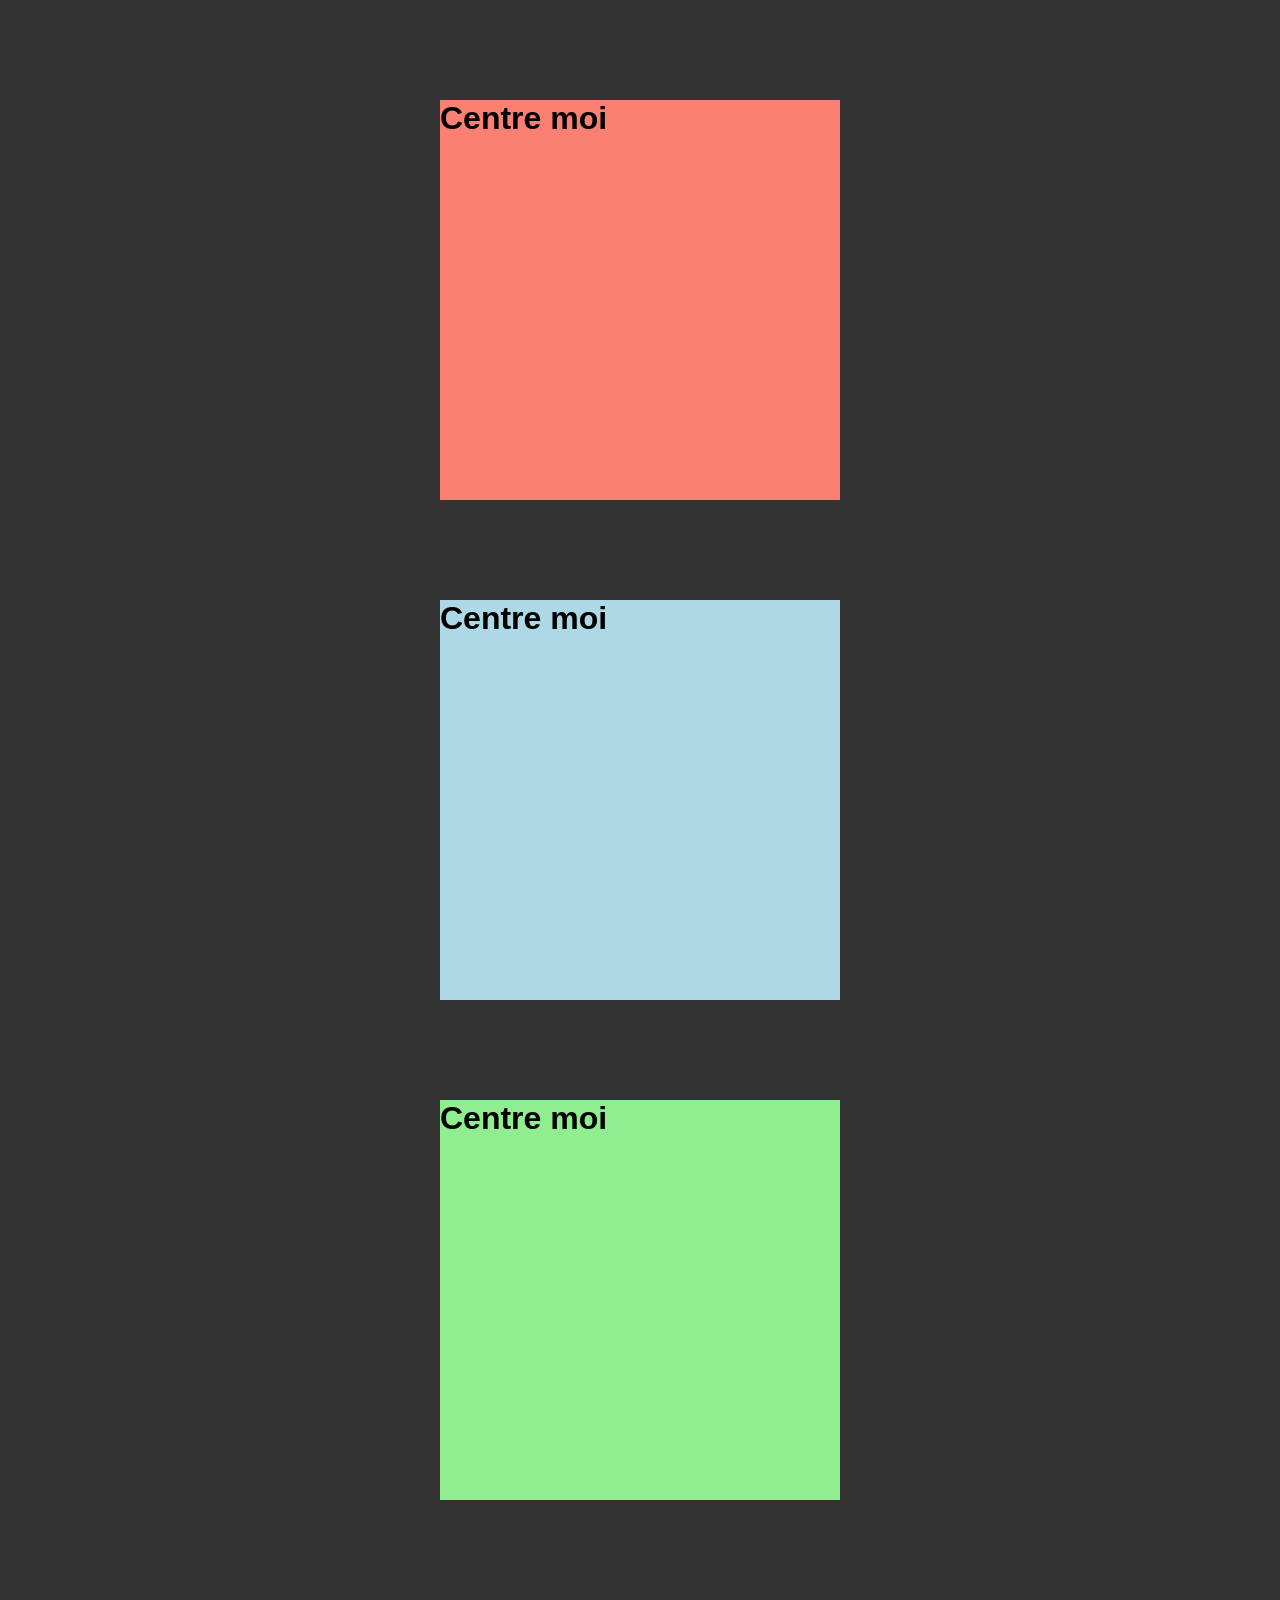
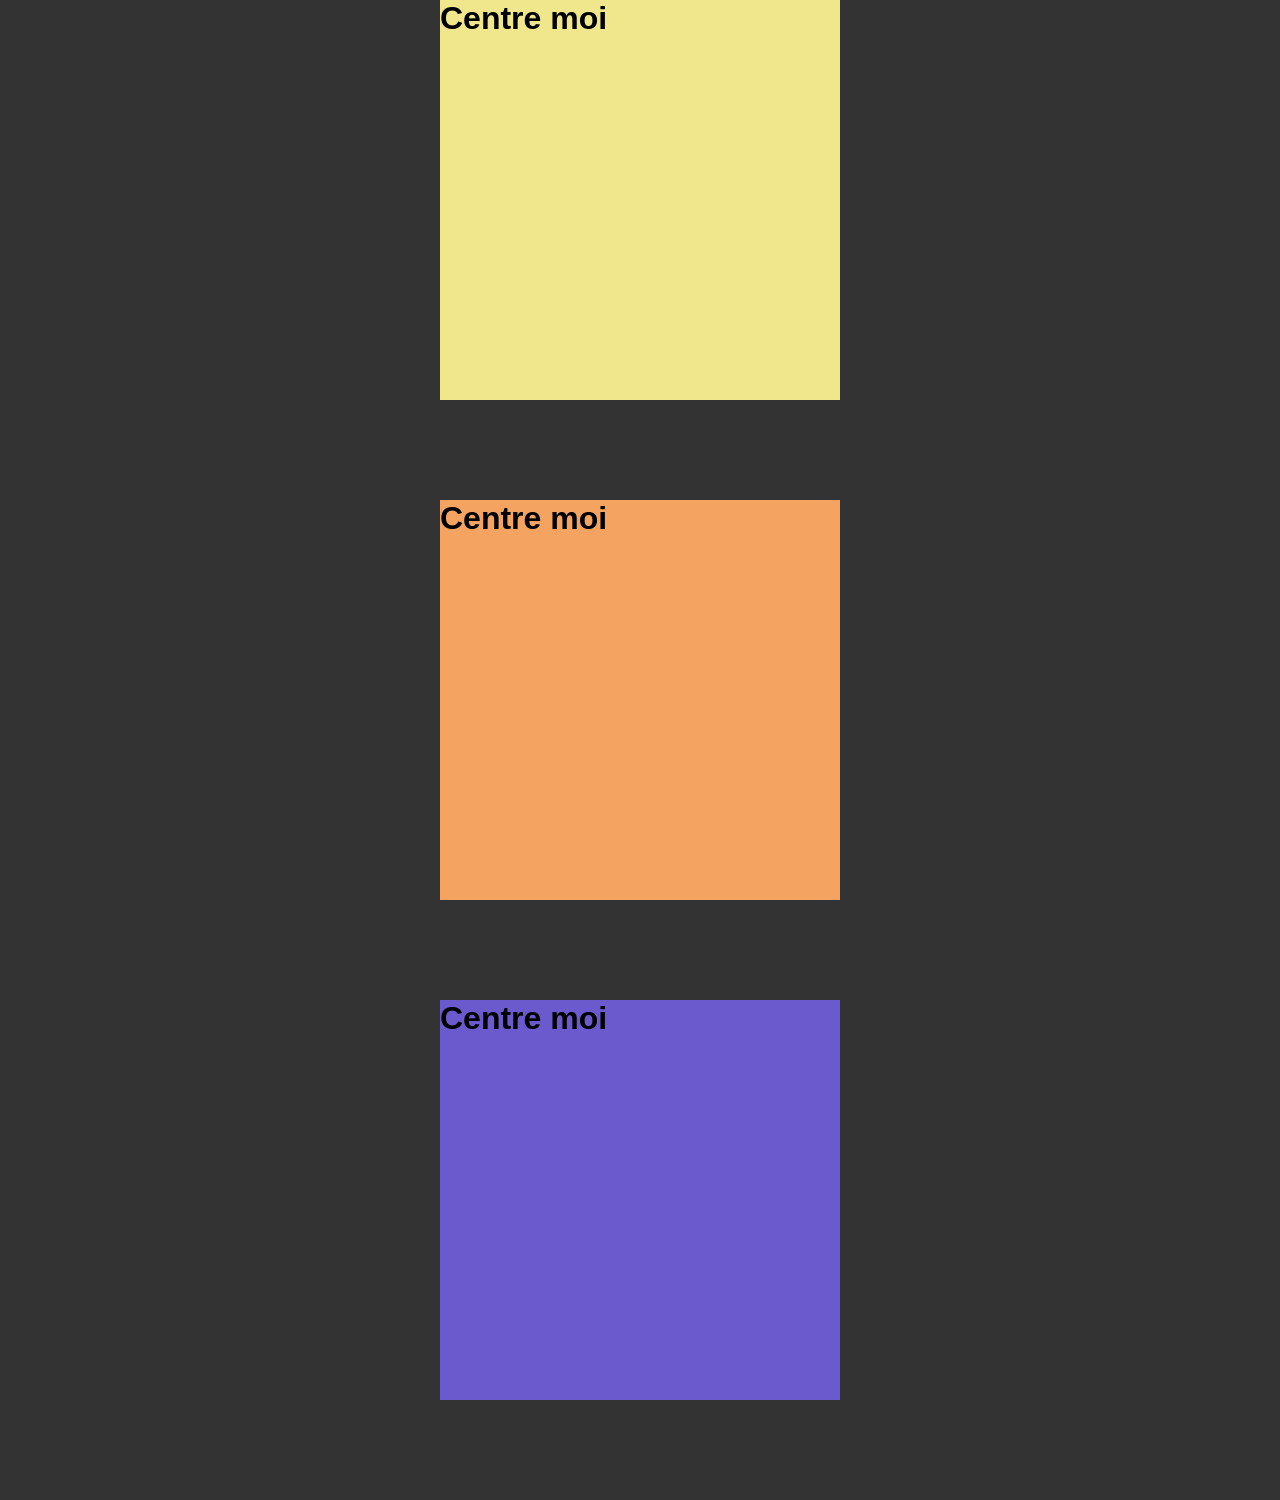
<file: Départ 30 Exercices CSS/1. Alignement/index.html>
<!DOCTYPE html>
<html lang="fr">
  <head>
    <meta charset="UTF-8" />
    <meta http-equiv="X-UA-Compatible" content="IE=edge" />
    <meta name="viewport" content="width=device-width, initial-scale=1.0" />
    <title>Alignement</title>
    <link rel="stylesheet" href="style.css" />
  </head>
  <body>
    
    <div class="container c1">
      <h1>Centre moi</h1>
    </div>
    <div class="container c2">
      <h1>Centre moi</h1>
    </div>  
    <div class="container c3">
      <h1>Centre moi</h1>
    </div> 
    <div class="container c4">
      <h1>Centre moi</h1>
    </div>  
    <div class="container c5">
      <h1>Centre moi</h1>
    </div>
    <div class="container c6">
      <h1>Centre moi</h1>
    </div>

    

  </body>
</html>
</file>
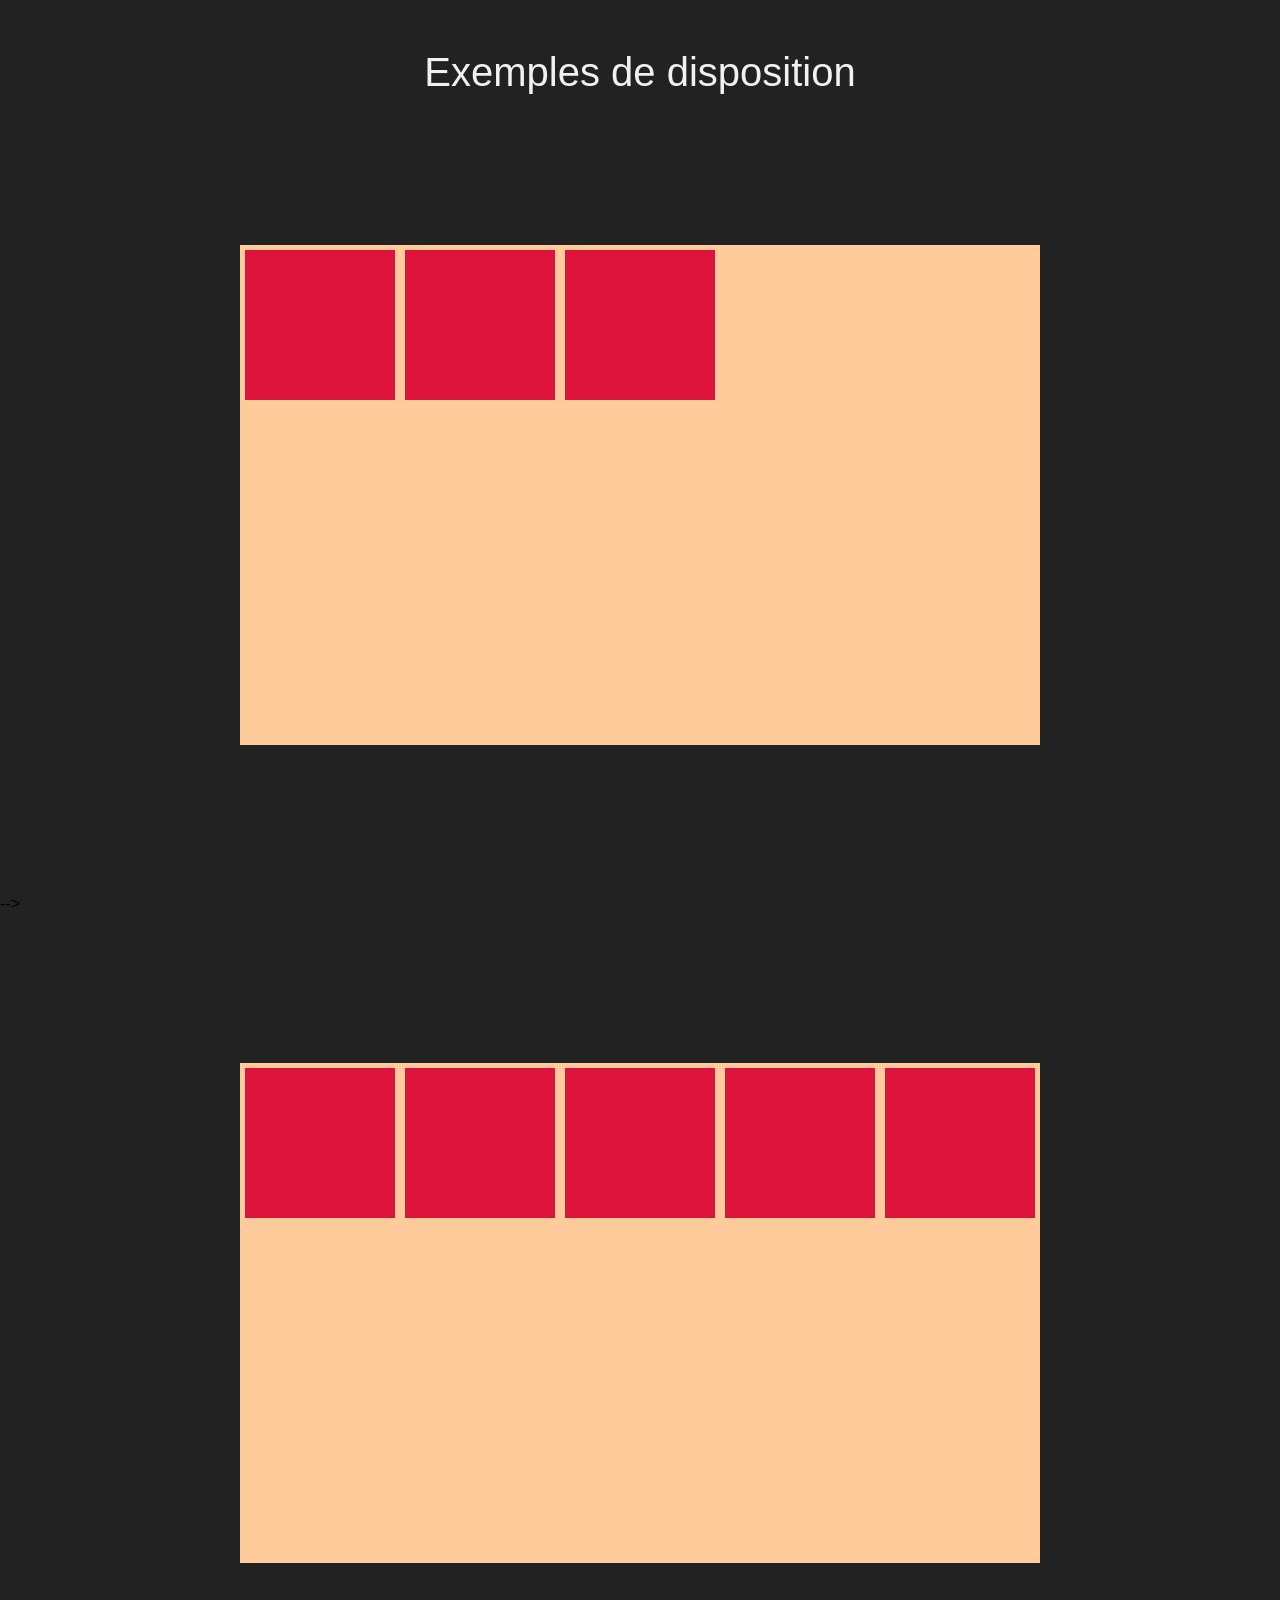
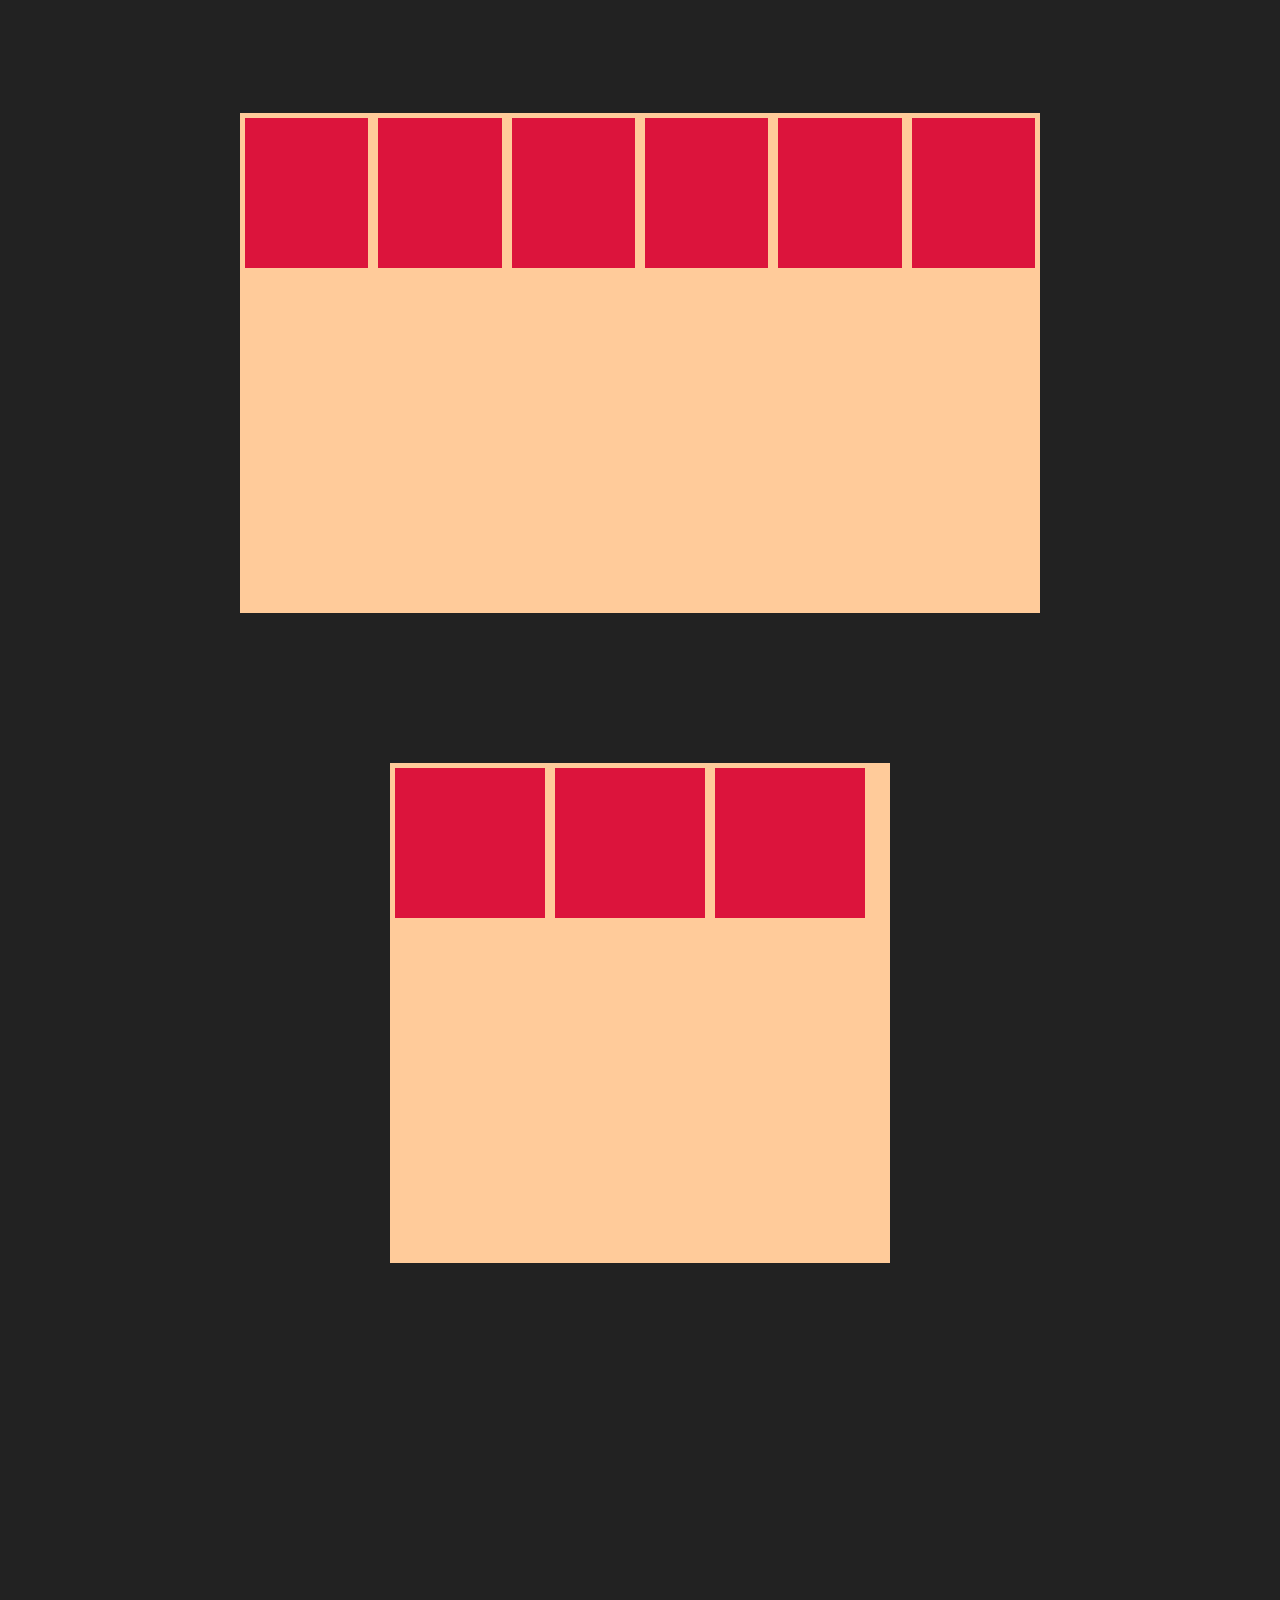
<file: Départ 30 Exercices CSS/15. Flex Time/index.html>
<!DOCTYPE html>
<html lang="fr">
  <head>
    <meta charset="UTF-8" />
    <meta http-equiv="X-UA-Compatible" content="IE=edge" />
    <meta name="viewport" content="width=device-width, initial-scale=1.0" />
    <title>Flex Time</title>
    <link rel="stylesheet" href="style.css" />
  </head>
  <body>
   

    <!-- Exemples disposition -->
  
    <section class="section-flex">
  
      <p class="info-section">Exemples de disposition</p>

      <!-- Exemple #1 -->
  
       <div class="container-flex containerA">
          <div class="item-flex  a1"></div>
          <div class="item-flex  a2"></div>
          <div class="item-flex  a3"></div>
      </div> -->
  
      <!-- Exemple #2 -->
   
      <div class="container-flex containerB">
          <div class="item-flex  b1"></div>
          <div class="item-flex  b2"></div>
          <div class="item-flex  b3"></div>
          <div class="item-flex  b4"></div>
          <div class="item-flex  b5"></div>
      </div>
  
      <!-- Exemple #3 -->
  
      <div class="container-flex containerC">
          <div class="item-flex  c1"></div>
          <div class="item-flex  c2"></div>
          <div class="item-flex  c3"></div>
          <div class="item-flex  c4"></div>
          <div class="item-flex  c5"></div>
          <div class="item-flex  c6"></div>
      </div>
  
  
      <!-- Exemple #4 -->
  
      <div class="container-flex containerD">
          <div class="item-flex  d1"></div>
          <div class="item-flex  d2"></div>
          <div class="item-flex  d3"></div>
      </div>
      
    </section>
      

  </body>
</html>
</file>
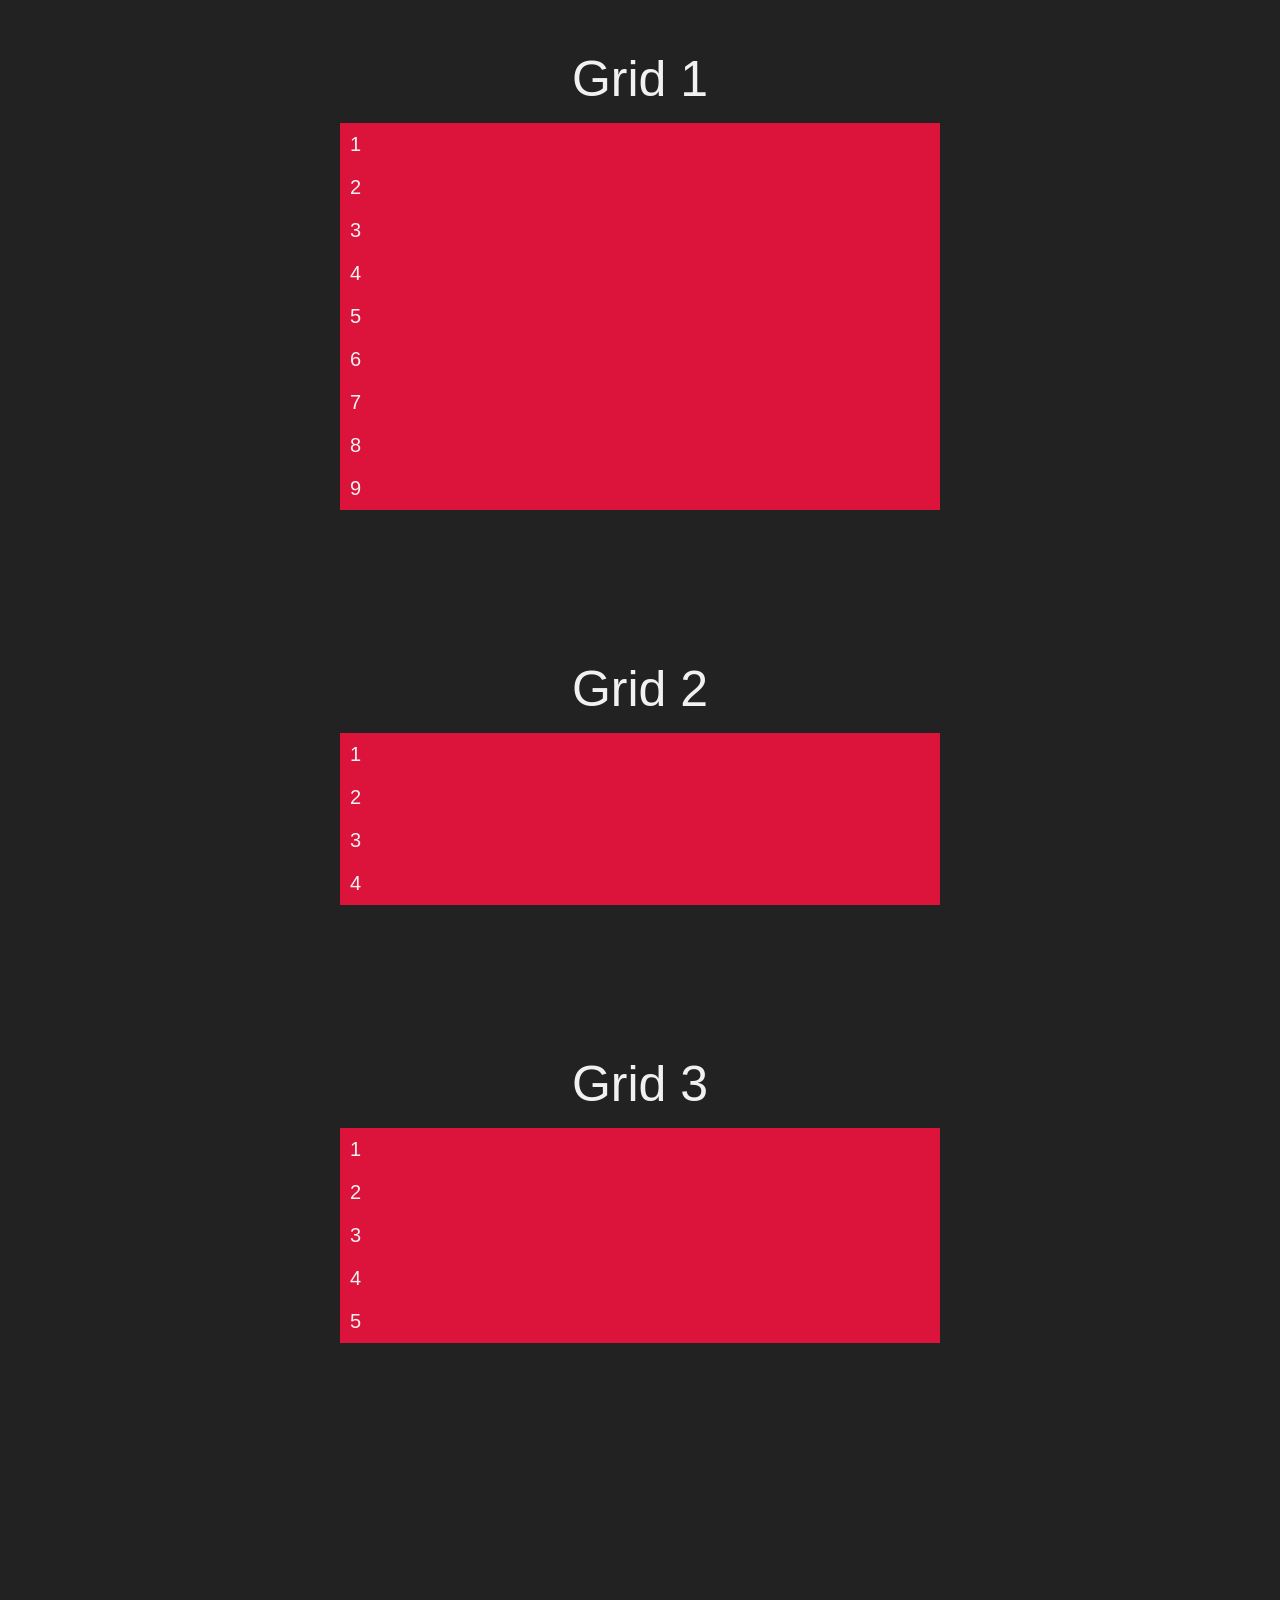
<file: Départ 30 Exercices CSS/16. Grid Time/index.html>
<!DOCTYPE html>
<html lang="fr">
  <head>
    <meta charset="UTF-8" />
    <meta http-equiv="X-UA-Compatible" content="IE=edge" />
    <meta name="viewport" content="width=device-width, initial-scale=1.0" />
    <title>Grid Time</title>
    <link rel="stylesheet" href="style.css" />
  </head>
  <body>



    <!-- Grid 1 -->

    
     <p>Grid 1</p> 

    <div class="container grid1">
      <div class="box">1</div>
      <div class="box">2</div>
      <div class="box">3</div>
      <div class="box">4</div>
      <div class="box">5</div>
      <div class="box">6</div>
      <div class="box">7</div> 
      <div class="box">8</div> 
      <div class="box">9</div> 
    </div> 




    <!-- Grid 2 -->
    

   <p>Grid 2</p> 

     <div class="container grid2">
      <div class="box b1">1</div>
      <div class="box b2">2</div>
      <div class="box b3">3</div>
      <div class="box b4">4</div>
    </div>  






    <p>Grid 3</p>

    <div class="container grid3">
      <div class="box b1">1</div>
      <div class="box b2">2</div>
      <div class="box b3">3</div>
      <div class="box b4">4</div>
      <div class="box b5">5</div>
    </div>




  </body>
</html>
</file>
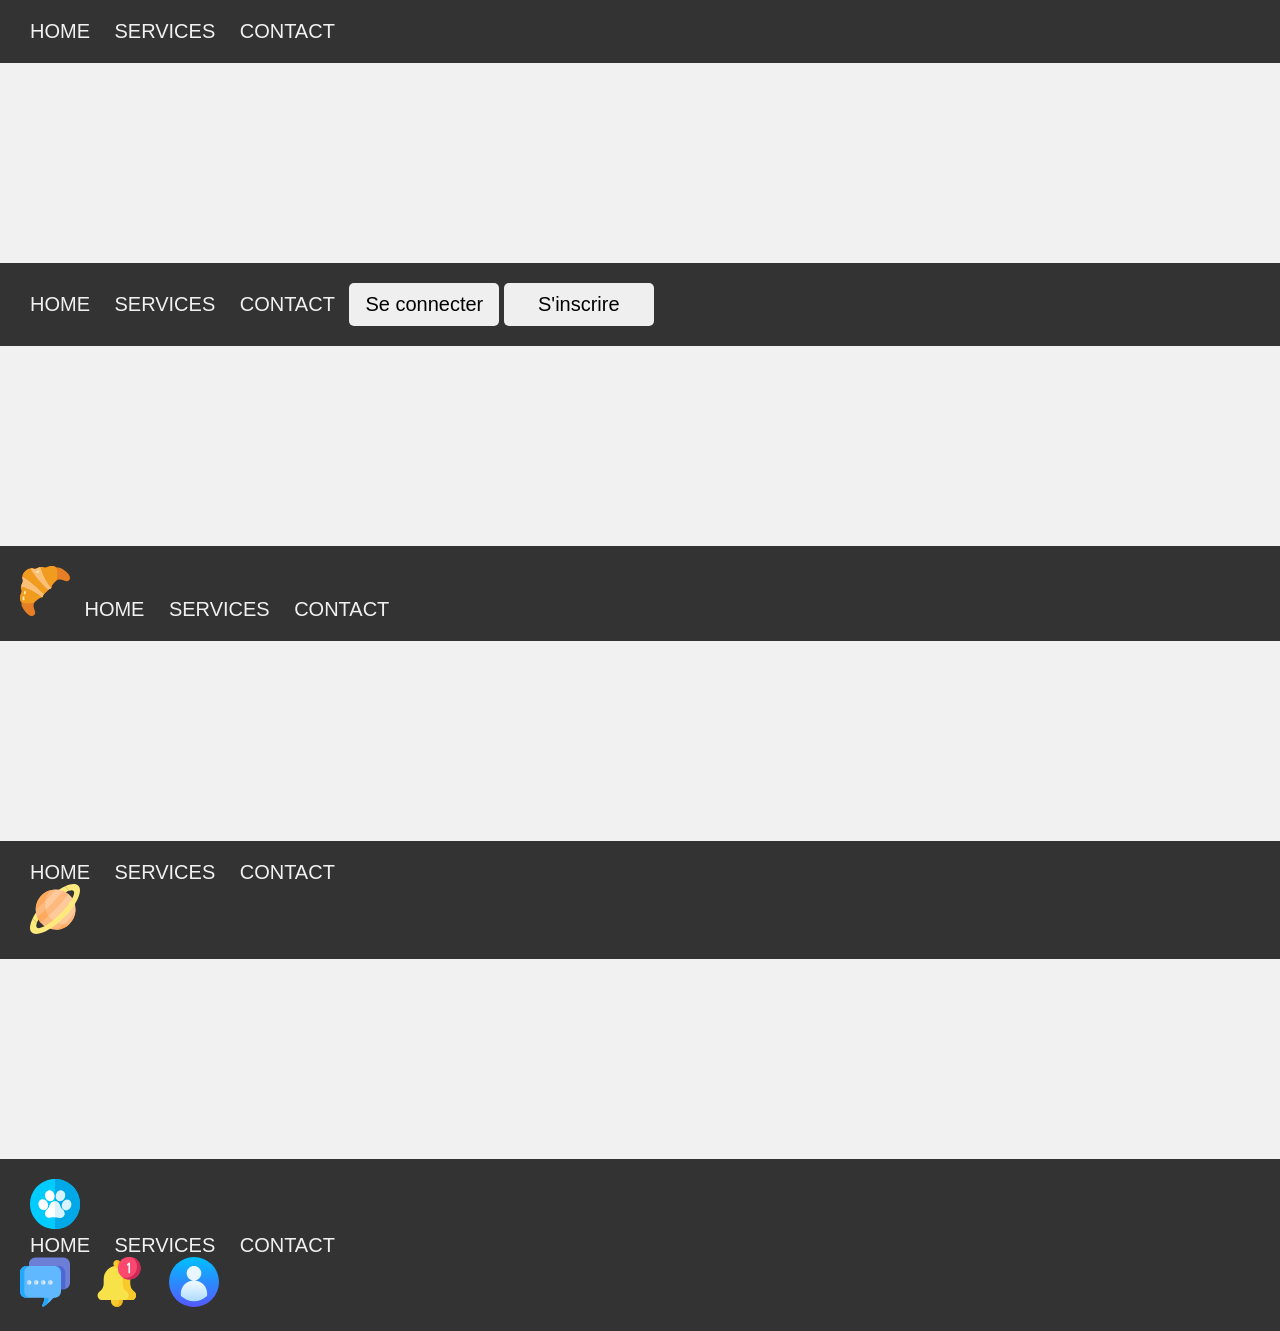
<file: Départ 30 Exercices CSS/2. Navbars/index.html>
<!DOCTYPE html>
<html lang="fr">
  <head>
    <meta charset="UTF-8" />
    <meta http-equiv="X-UA-Compatible" content="IE=edge" />
    <meta name="viewport" content="width=device-width, initial-scale=1.0" />
    <title>Flexbox Navbars</title>
    <link rel="stylesheet" href="style.css" />
    <link rel="stylesheet" href="exercice.css" />
  </head>
  <body>

    <!-- Nav 1 -->
    <nav class="nav-1">
      <a href="#">Home</a>
      <a href="#">Services</a>
      <a href="#">Contact</a>
    </nav>

    <!-- Nav 2 -->
    <nav class="nav-2">
      <a href="#">Home</a>
      <a href="#">Services</a>
      <a href="#">Contact</a>

      <button class="sign-in-btn">Se connecter</button>
      <button class="sign-up-btn">S'inscrire</button>
    </nav>

    <!-- Nav 3 -->
    <nav class="nav-3">
      <img src="ressources/croissant.svg" />

      <a href="#">Home</a>
      <a href="#">Services</a>
      <a href="#">Contact</a>
    </nav>

    <!-- Nav 4 -->
    <nav class="nav-4">
      <div class="links-container">
        <a href="#">Home</a>
        <a href="#">Services</a>
        <a href="#">Contact</a>
      </div>

      <a href="#" class="logo-link">
        <img src="ressources/saturn.svg" />
      </a>
      <div class="empty-layout"></div>
    </nav>

    <!-- Nav 5 -->
    <nav class="nav-5">
      <a class="logo-link" href="#">
        <img class="logo" src="ressources/pet.svg" />
      </a>

   
        <div class="container-navlinks">
          <a href="#">Home</a>
          <a href="#">Services</a>
          <a href="#">Contact</a>
        </div>

        <div class="nav-right">
          <img class="media-icons" src="ressources/comments.svg" />
          <img class="media-icons" src="ressources/notification.svg" />
          <img class="media-icons" src="ressources/user.svg" />
        </div>
    
    </nav>
  </body>
</html>
</file>
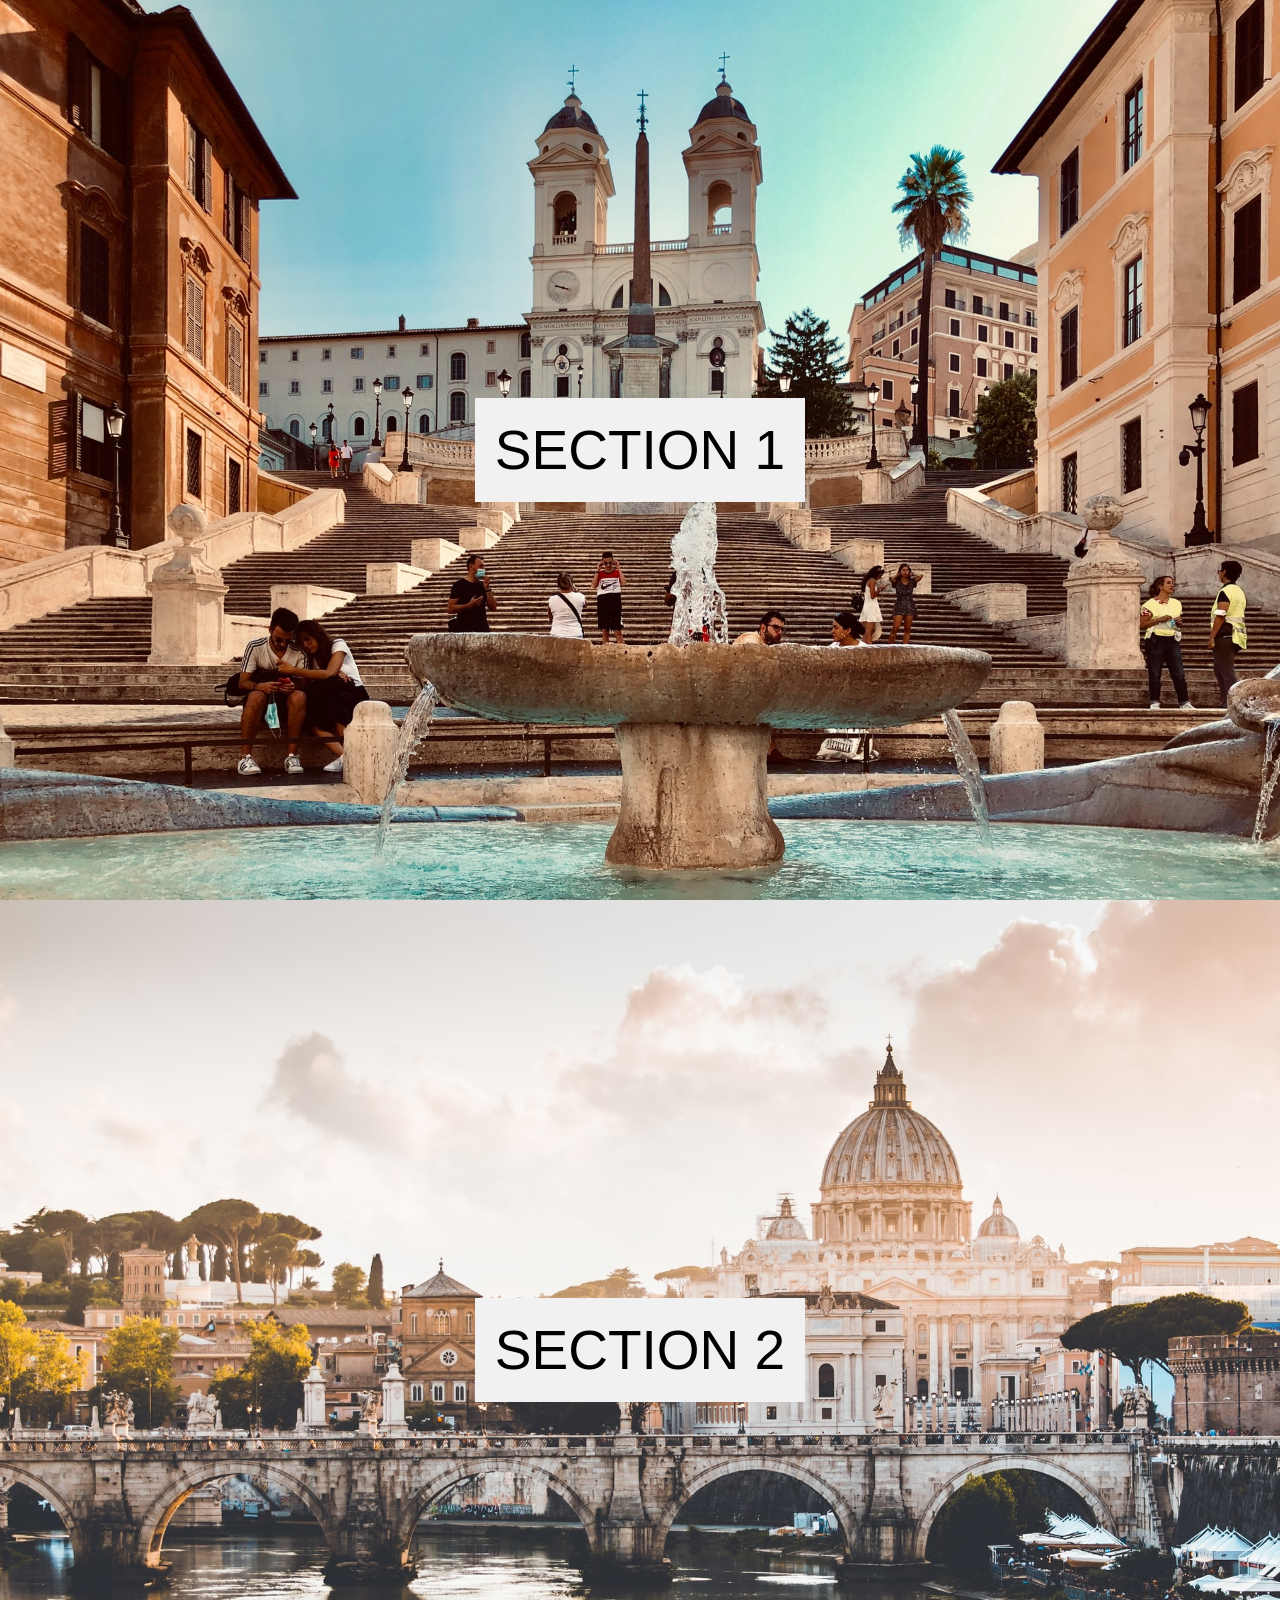
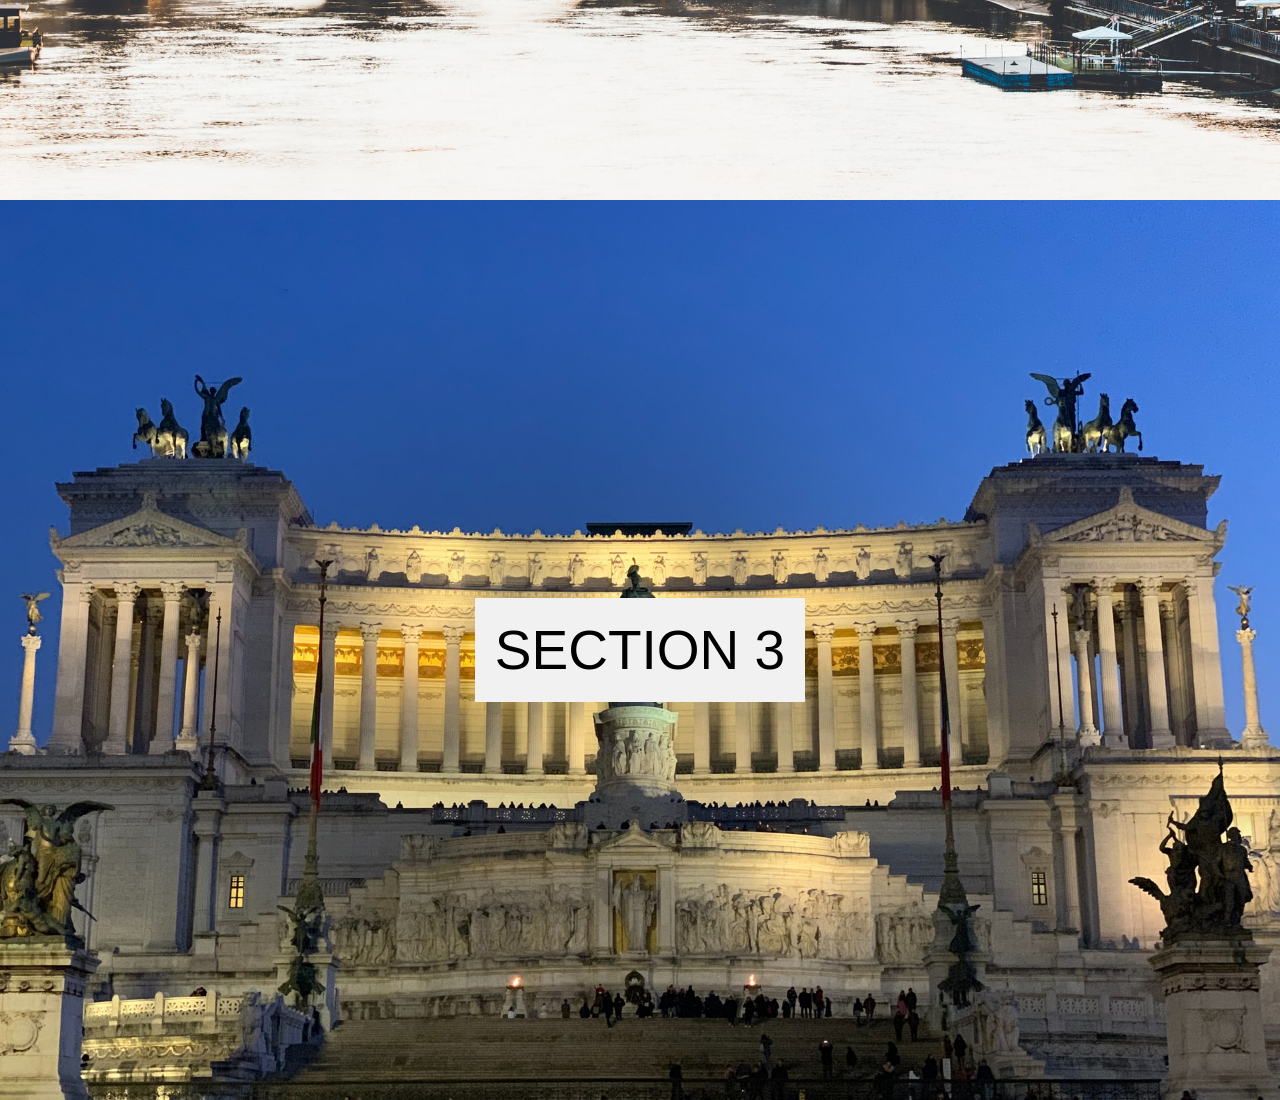
<file: Départ 30 Exercices CSS/20. CSS Parallax/index.html>
<!DOCTYPE html>
<html lang="fr">
  <head>
    <meta charset="UTF-8" />
    <meta http-equiv="X-UA-Compatible" content="IE=edge" />
    <meta name="viewport" content="width=device-width, initial-scale=1.0" />
    <title>Parallax</title>
    <link rel="stylesheet" href="style.css" />
  </head>
  <body>
 
    
    <div class="section s1">
      <h2>SECTION 1</h2>
    </div>
    <div class="section s2">
      <h2>SECTION  2</h2>
    </div>
    <div class="section s3">
      <h2>SECTION 3</h2>
    </div>


  </body>
</html>
</file>
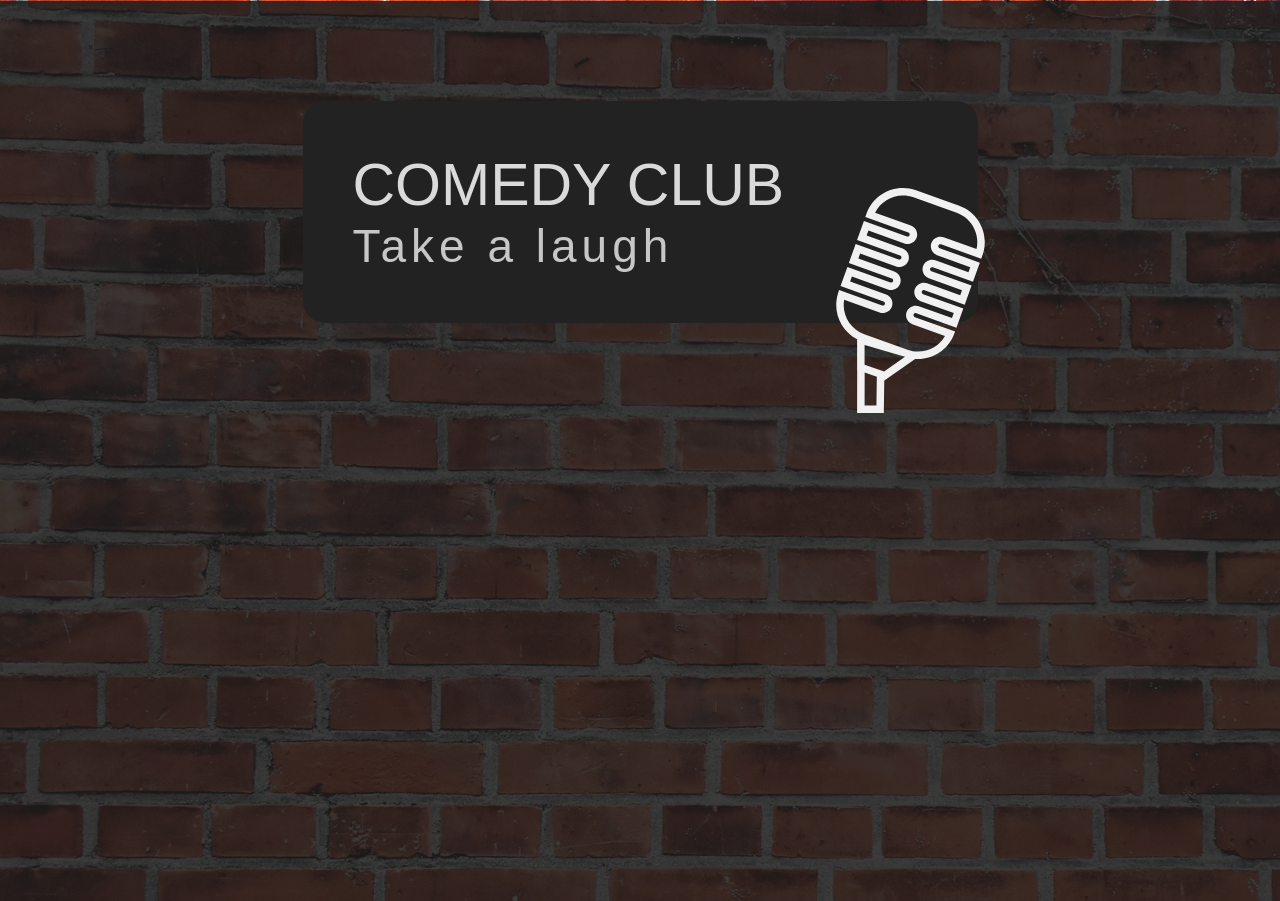
<file: Départ 30 Exercices CSS/21. Master the shadows/index.html>
<!DOCTYPE html>
<html>
<head>
    <meta charset="UTF-8">
    <meta http-equiv="X-UA-Compatible" content="IE=edge">
    <meta name="viewport" content="width=device-width, initial-scale=1.0">
    <title>Master of shadows</title>
    <link rel="stylesheet" href="style.css">
</head>
<body>
    <div class="overlay"></div>
    <div class="card">
        <h1>COMEDY CLUB</h1>
        <span>Take a laugh</span>
        <img src="ressources/microphone.svg">
    </div>
</body>
</html>
</file>
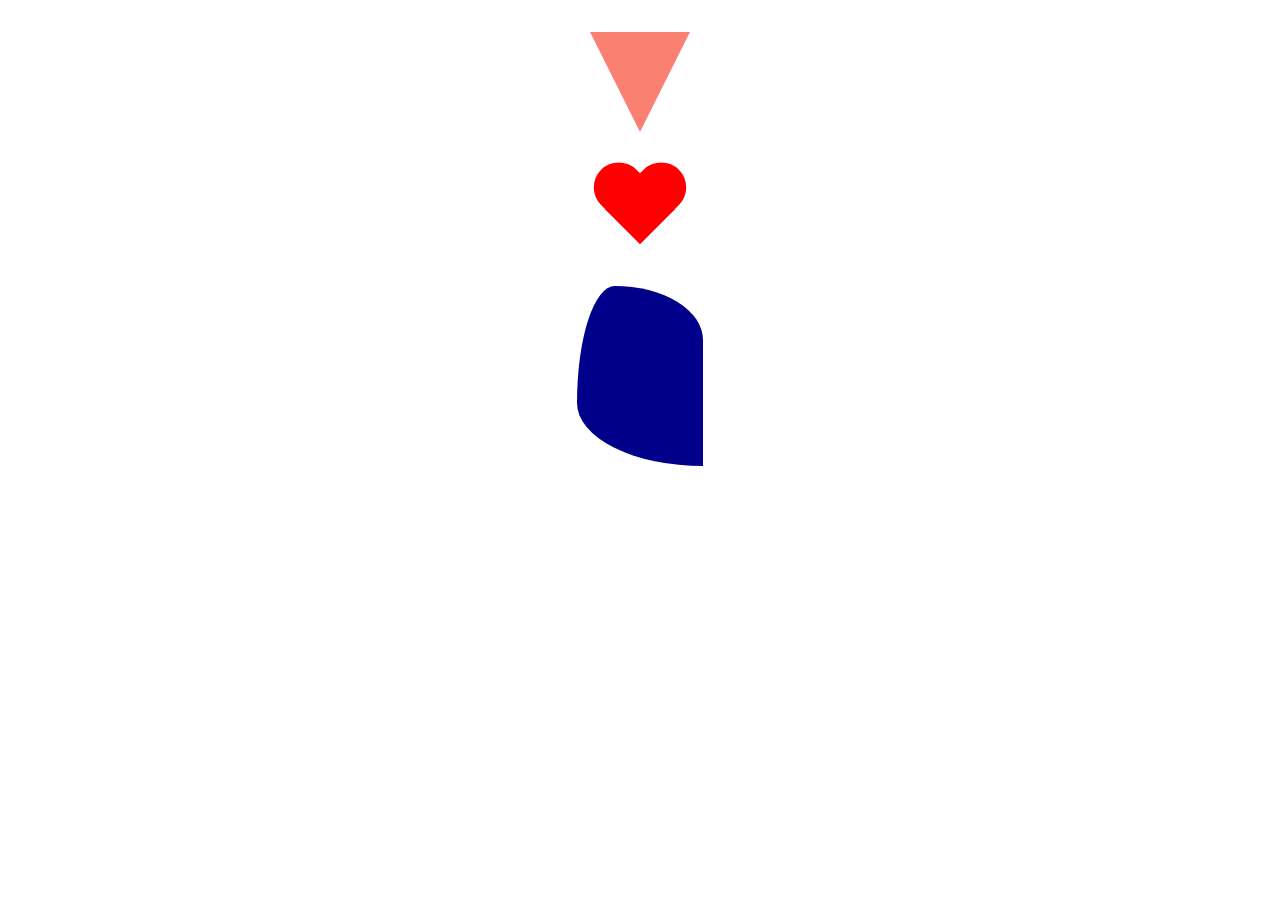
<file: Départ 30 Exercices CSS/22. Créer des formes en CSS/index.html>
<!DOCTYPE html>
<html>
<head>
    <meta charset="UTF-8">
    <meta http-equiv="X-UA-Compatible" content="IE=edge">
    <meta name="viewport" content="width=device-width, initial-scale=1.0">
    <title>Shapes</title>
    <link rel="stylesheet" href="style.css">
</head>
<body>

<div class="triangle"></div>
<div class="coeur"></div>
<div class="egg"></div>
</body>
</html>
</file>
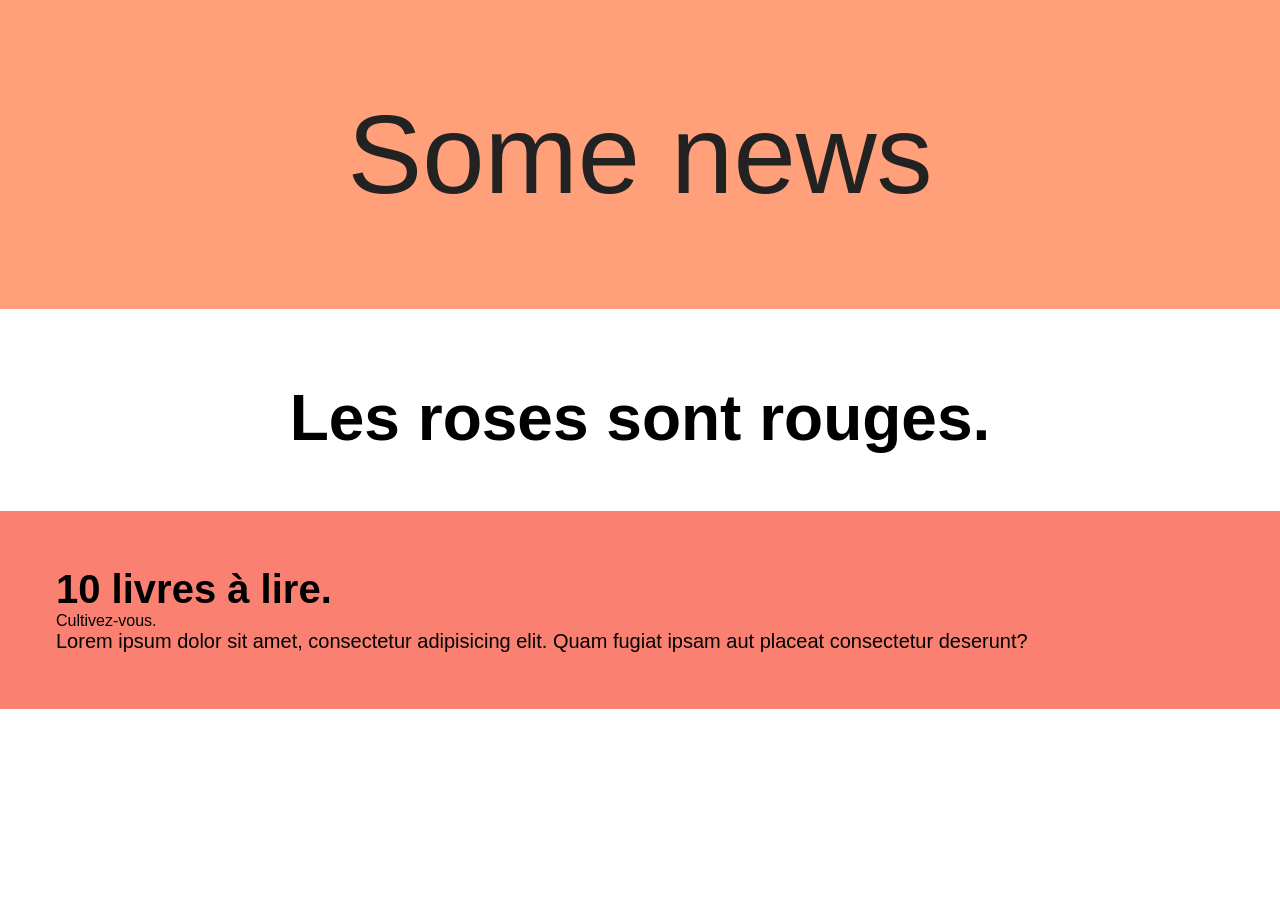
<file: Départ 30 Exercices CSS/23. Unités Unités Unités/index.html>
<!DOCTYPE html>
<html>
<head>
    <meta charset="UTF-8">
    <meta http-equiv="X-UA-Compatible" content="IE=edge">
    <meta name="viewport" content="width=device-width, initial-scale=1.0">
    <title>Units</title>
    <link rel="stylesheet" href="style.css">
</head>
<body>
    <header>
        <p>Some news</p>
    </header>
    
    <h1>Les roses sont rouges.</h1>


    <div class="content">
        <h2>10 livres à lire.</h2>
        <span>Cultivez-vous.</span>
        <p>Lorem ipsum dolor sit amet, consectetur adipisicing elit. Quam fugiat ipsam aut placeat consectetur deserunt?</p>
    </div>
</body>
</html>
</file>
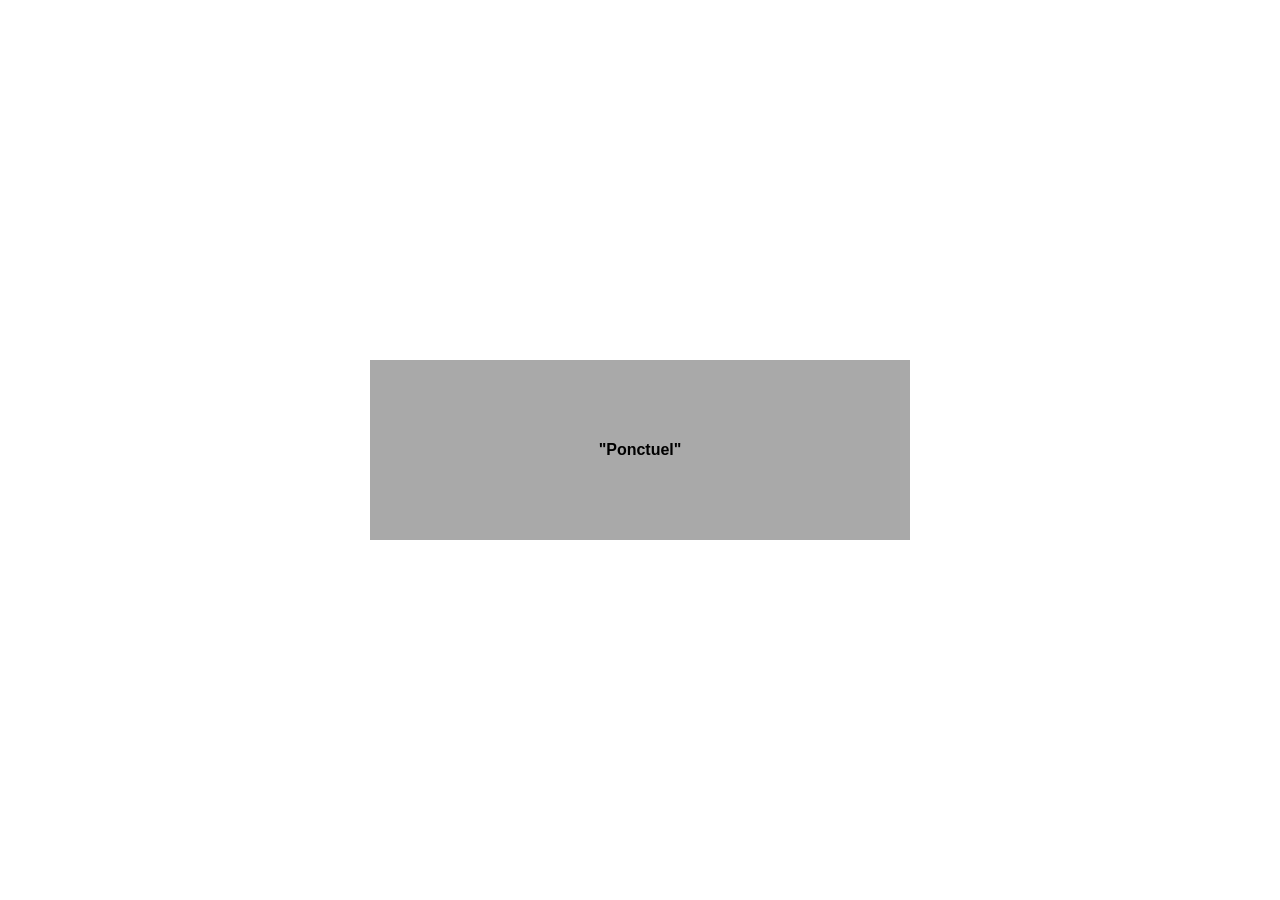
<file: Départ 30 Exercices CSS/24. CSS Carousel/index.html>
<!DOCTYPE html>
<html>
  <head>
    <meta charset="UTF-8" />
    <meta http-equiv="X-UA-Compatible" content="IE=edge" />
    <meta name="viewport" content="width=device-width, initial-scale=1.0" />
    <title>CSS Carousel</title>
    <link rel="stylesheet" href="style.css" />
  </head>
  <body>
   <div class="container">
<div class="carousel">
  <span class="mot mot1">"Ponctuel"</span>
  <span class="mot mot2">"Exceptionnel!"</span>
  <span class="mot mot3">"20/20"</span>
  <span class="mot mot4">"Service d'exception"</span>
  <span class="mot mot5">"Ponctuel"</span>
</div>
</div>
  </body>
</html>
</file>
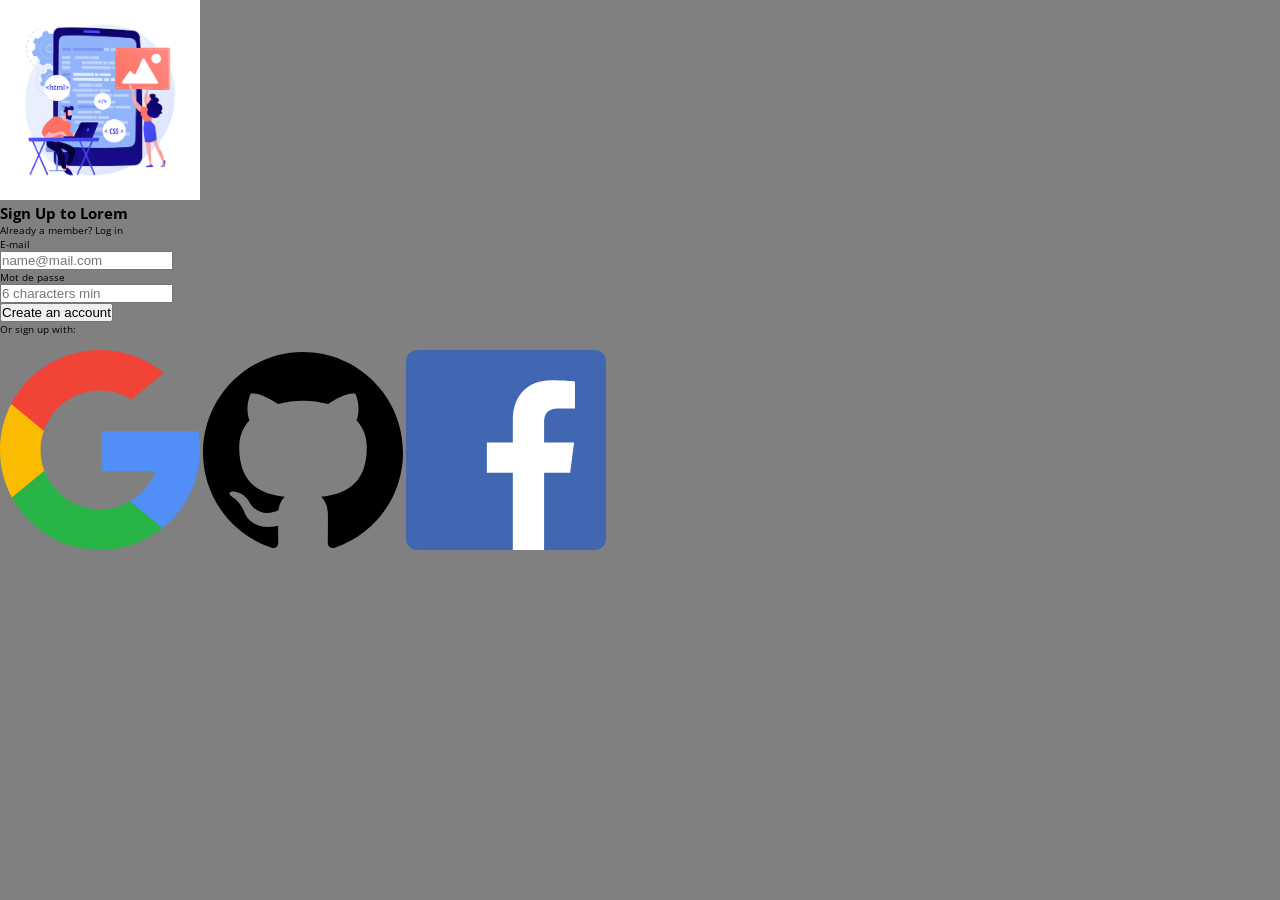
<file: Départ 30 Exercices CSS/25. SIGNUP/index.html>
<!DOCTYPE html>
<html>
  <head>
    <meta charset="UTF-8" />
    <meta http-equiv="X-UA-Compatible" content="IE=edge" />
    <meta name="viewport" content="width=device-width, initial-scale=1.0" />
    <title>SIGNUP FORM</title>
    <link rel="stylesheet" href="style.css" />
    <link rel="preconnect" href="https://fonts.gstatic.com" />
    <link
      href="https://fonts.googleapis.com/css2?family=Open+Sans&family=Raleway:wght@100;200;300;400;500;600;700;800;900&display=swap"
      rel="stylesheet"
    />
  </head>
  <body>
  <div class="sign-up">
    <img src="/Départ 30 Exercices CSS/25. SIGNUP/ressources/work.jpg" alt="">
 <h2 class="sign-up-title">Sign Up to Lorem</h2>
 <p class="subtitle">Already a member? <a href="#"></a>Log in</p>
 <label for="mail">E-mail</label>
 <br>
 <input type="email" name="mail" id="mail" placeholder="name@mail.com" class="sign-up-button btn1">
 <br>
 <label for="mdp">Mot de passe</label>
 <br>
 <input type="password" name="mdp" id="mdp" minlength="6" placeholder="6 characters min" class="sign-up-button btn2">
 <br>
 <input type="submit" value="Create an account" class="sign-up-submit">
 <br>
  <p>Or sign up with:</p>
  <br>
  <div class="img-galerie">
    <img src="/Départ 30 Exercices CSS/25. SIGNUP/ressources/google.svg" alt="" class="img-google">
    <img src="/Départ 30 Exercices CSS/25. SIGNUP/ressources/github.svg" alt="" class="img-git">
    <img src="/Départ 30 Exercices CSS/25. SIGNUP/ressources/facebook.svg" alt="" class="img-fb">
  </div>
  </div>

  
  </body>
</html>
</file>
<file: Départ 30 Exercices CSS/1. Alignement/style.css>
*,
::before,
::after {
  box-sizing: border-box;
  margin: 0;
  padding: 0;
}

body {
  background: #333;
  font-family: Arial, Helvetica, sans-serif;
}

.container {
    width: 400px;
    height: 400px;
    margin: 100px auto;
}

.c1 {background: salmon;}
.c2 {background: lightblue;}
.c3 {background: lightgreen;}
.c4 {background: khaki;}
.c5 {background: sandybrown;}
.c6 {background: slateblue;}


/*
Trouve 6 façons de parfaitement centrer
un élément sur x & y.
Horizontalement et Verticalement.
*/

/* 1 */

.c1 {
  
}
.c1 h1 {

}


/* 2 */

.c2 {
  
}
.c2 h1 {

}


/* 3 */

.c3 {

}
.c3 h1{

}


/* 4 */

.c4 {

}
.c4 h1 {

}


/* 5 */

.c5 {

}
.c5 h1 {

}


/* 6 */

.c6 {

}
.c6 h1 {

}
</file>
<file: Départ 30 Exercices CSS/15. Flex Time/style.css>
*,
::before,
::after {
  margin: 0;
  padding: 0;
  /* box-sizing: border-box; */
}

body {
  font-family: Raleway, sans-serif;
  height: 100vh;
  background: #222;
}

.info-section {
  color: #f1f1f1;
  text-align: center;
  font-size: 40px;
  font-family: Arial, Helvetica, sans-serif;
  margin-top: 50px;
  margin-bottom: 100px;
}
.section-flex {
  padding-bottom: 400px;
}

/* Exemples flex */

.container-flex  {
  width: 800px;
  height: 500px;
  margin: 150px auto;
  background: #ffcb9a;
  display: flex;
}

.item-flex {  
  background: crimson;
  width: 150px;
  height: 150px;
  margin: 5px;
}


/* Exemple #1 */




/* Exemple #2 */
.containerB {

}





/* Exemple #3 */

.containerC {

}





/* Exemple #4 */
.containerD {
  height: 500px;
  width: 500px;
}
.containerD .item-flex {
  width: 150px;
  height: 150px;
}
</file>
<file: Départ 30 Exercices CSS/16. Grid Time/style.css>
*,
::before,
::after {
  margin: 0;
  padding: 0;
  box-sizing: border-box; 
}

body {
  font-family: Raleway, sans-serif;
  background: #222;
  padding-bottom: 400px;
}

p {
  text-align: center;
  font-size: 25px;
  color: #f1f1f1;
  margin-top: 50px;
  font-size: 50px;
}

.box {
  background: crimson;
  font-size: 20px;
  color: #f1f1f1;
  padding: 10px;
}


/* Grid 1 */
/* row = 150px */

.grid1 {
  max-width: 600px;
  margin: 15px auto 150px;
}




/* Grid 2 */
/* row = 200px */

.grid2 {
  max-width: 600px;
  margin: 15px auto 150px;
}

.grid2 .b1 {

}
.grid2 .b2 {

}
.grid2 .b3 {

}
.grid2 .b4 {

}




/* Grid 3 */
/* Essayez de nommer les cellules des grilles */
/* row = 100px */

.grid3 {
  max-width: 600px;
  margin: 15px auto 150px;
}

.grid3 .b1 {

}
.grid3 .b2 {

}
.grid3 .b3 {

}
.grid3 .b4 {

}
.grid3 .b5 {

}
</file>
<file: Départ 30 Exercices CSS/2. Navbars/style.css>
*, ::before, ::after {
    box-sizing: border-box;
    margin: 0;
    padding: 0;
}
body {
    background: #f1f1f1;
    font-family: Arial, Helvetica, sans-serif;
    color: #333;
}

nav {
    padding: 20px;
    background: #333;
}
nav:not(:first-of-type){
    margin-top: 200px;
}
nav a {
    color: #f1f1f1;
    text-decoration: none;
    font-size: 20px;
    text-transform: uppercase;
    margin:0 10px;
}

nav button {
    padding: 10px 12px;
    border-radius: 5px;
    border: none;
    font-size: 20px;
    min-width: 150px;
    text-align: center;
}

nav img {
    width: 50px;
}

.media-icons:not(.media-icons:last-of-type) {
    margin-right: 20px;
}
</file>
<file: Départ 30 Exercices CSS/2. Navbars/exercice.css>
/* Utilisez Flexbox pour résoudre ces problèmes liés aux Navbars. */

/* Nav #1 */
/* Centrer sur X */





/* Nav #2 */
/* Centrer sur Y et afficher les boutons à droite */





/* Nav #3 */
/* Mettre l'icône à gauche et les liens à droite */







/* Nav #4 */
/* Mettre l'icône Saturne au milieu et les liens à gauche */









/* Nav #5 */
/* Centrer les éléments sur Y */
/* Mettre les textes au centre sur X */
/* Afficher la patte de chat à gauche */
/* Afficher les trois icônes à droite */
</file>
<file: Départ 30 Exercices CSS/20. CSS Parallax/style.css>
*,
::before,
::after {
  box-sizing: border-box;
  margin: 0;
  padding: 0;
}

body {
    background: #f1f1f1;
    font-family: Arial, Helvetica, sans-serif;
}

.section {
  height: 100vh;
  background-repeat: no-repeat;
  background-size: cover;
  background-position: center;
  display: flex;
  justify-content: center;
  align-items: center;
}
.section h2 {
  text-align: center;
  background: #f1f1f1;
  padding: 20px;
  font-size: 55px;
  font-weight: 200;
}

.s1 {
  background-image: url(imgs/img1.jpg);
}
.s2 {
  background-image: url(imgs/img2.jpg);

}
.s3 {
  background-image: url(imgs/img3.jpg);
}
</file>
<file: Départ 30 Exercices CSS/21. Master the shadows/style.css>
*, ::before, ::after {
    box-sizing: border-box;
    padding: 0;
    margin: 0;
}

body {
    background:url(ressources/bricks-wall.jpg);
    height: 100vh;
    position: relative;
    overflow: hidden;
    padding-top: 1px;
}
.overlay {
    position: absolute;
    width: 100%;
    height: 100%;
    background: rgba(29, 29, 29, 0.863);
}

.card {
    background: #222;
    position: relative;
    width: 75vmin;
    margin: 100px auto 0;
    padding: 50px;
    border-radius: 22px;
}

.card h1 {
    font-family: Mali, sans-serif;
    font-size: calc(6vmin + 5px);
    font-weight: 300;
    color: #f1f1f1e3;
}


.card span {
    font-family: Raleway, sans-serif;
    padding-left: 0px;
    font-size: calc(4vmin + 10px);
    letter-spacing: 5px;
    color: #f1f1f1cb;
}

.card img {
    position: absolute;
    bottom: -10vmin;
    right: -5vmin;
    width: 25vmin; 
}
</file>
<file: Départ 30 Exercices CSS/22. Créer des formes en CSS/style.css>
*, ::before, ::after {
    /* box-sizing: border-box; */
    padding: 0;
    margin: 0;
}

body {
    height: 100vh;
    position: relative;
    display: flex;
    flex-direction: column;
    align-items: center;
}
.triangle {
    margin-top: 2em;
    width: 0;
    height: 0;
    border-left: 50px solid transparent;
    border-right: 50px solid transparent;
    border-top: 100px solid salmon;
}
.coeur {
    margin-top: 2em;
    position: relative;
    width: 100px;
    height: 90px;
}
.coeur::before,
.coeur::after {
  position: absolute;
  content: "";
  left: 50px;
  top: 0;
  width: 50px;
  height: 80px;
  background: red;
  border-radius: 50px 50px 0 0;
  transform: rotate(-45deg);
  transform-origin: 0 100%;
}
.coeur::after {
    left: 0;
    transform: rotate(45deg);
    transform-origin: 100% 100%;
  }

.egg {
    margin-top: 2em;
    display: block;
    width: calc(0.7 * 180px);
    height: 180px;
    background-color: darkblue;
    border-radius:30% 70% 0% 100% / 65% 30% 70% 35%;

}
</file>
<file: Départ 30 Exercices CSS/23. Unités Unités Unités/style.css>
*, ::before, ::after {
    box-sizing: border-box;
    padding: 0;
    margin: 0;
}

/*1. Comment parvenir à rendre le site accessible pour les personnes qui zoom via les paramètres de navigateur ? */

html {
font-size: calc(2vmin + 10px);
}



/* 2. Donner au Body la hauteur totale de l'écran, quoiqu'il arrive et sans être relatif à autre chose qu'à l'écran */

body {
    font-family: sans-serif;
    height: 100vh;
}


/* 3. Faites en sorte que le header ait toujours un padding de 10% et une marge bottom de 8% du plus petit côté de la fenêtre.
*/

header {
  background: lightsalmon;
  color: #222;
  text-align: center;
  font-size: 4rem;
  padding: 10vmin;
  margin-bottom: 8vmin;
}


/* 4. Faites en sorte que le h1 ait toujours une font-size de 5% de la largeur d'écran */

h1 {
    text-align: center;
    font-size: 5vw;
}


/* 5. Tous les textes de ".content" doivent faire référence à la font-size de ".content". */
/* h2 doit faire 40px */
/* span doit faire 16px */
/* p doit faire 20px */

.content {
    font-size: 4px;
    max-width: 90rem;
    margin: 2rem auto 0;
    padding: 2rem;
    background: salmon;
}
.content h2 {
    font-size: 10em ;
}
.content span {
    font-size: 4em;
}
.content p {
    font-size: 5em ;
}
</file>
<file: Départ 30 Exercices CSS/24. CSS Carousel/style.css>
*, ::before, ::after {
    box-sizing: border-box;
    padding: 0;
    margin: 0;
}



body {
    height: 100vh;
    font-family: sans-serif;
    
}
.container {
    display: flex;
    justify-content: center;
    align-items: center;
    height: 100vh;
}
.carousel {
    background: darkgray;
    width: 60vmin;
    height: 20vmin;
    position: relative;
    display: flex;
    justify-content: center;
    align-items: center;
    overflow: hidden;
    
}
.mot {
    
    position: absolute;
   font-weight: 900;
   animation: carousel-anim 5s infinite ease-in-out;
  
}
.mot1 {

}
.mot2 {
margin-top: 200px;

}
.mot3 {
margin-top: 400px;
}
.mot4 {
margin-top: 600px;
}
.mot5 {
    margin-top: 800px;
}

@keyframes carousel-anim {
   0% {transform: translateY(0px);}
   25% {transform: translateY(-100px);}
   50% {transform: translateY(-200px);}
   75% {transform: translateY(-300px);}
   100% {transform: translateY(-400px);}
   /* 100% {transform: translateY(0px);} */
}
</file>
<file: Départ 30 Exercices CSS/25. SIGNUP/style.css>
*, ::before, ::after {
    box-sizing: border-box;
    padding: 0;
    margin: 0;
}

html {
    font-size: 62.5%;
}

body {
    height: 100vh;
    font-family: Open Sans, sans-serif;
    background: grey;
}
.sign-up {
    width: 50%;
    height: 60%;
}
img {
    width: 200px;
    height: 200px;
}
</file>
